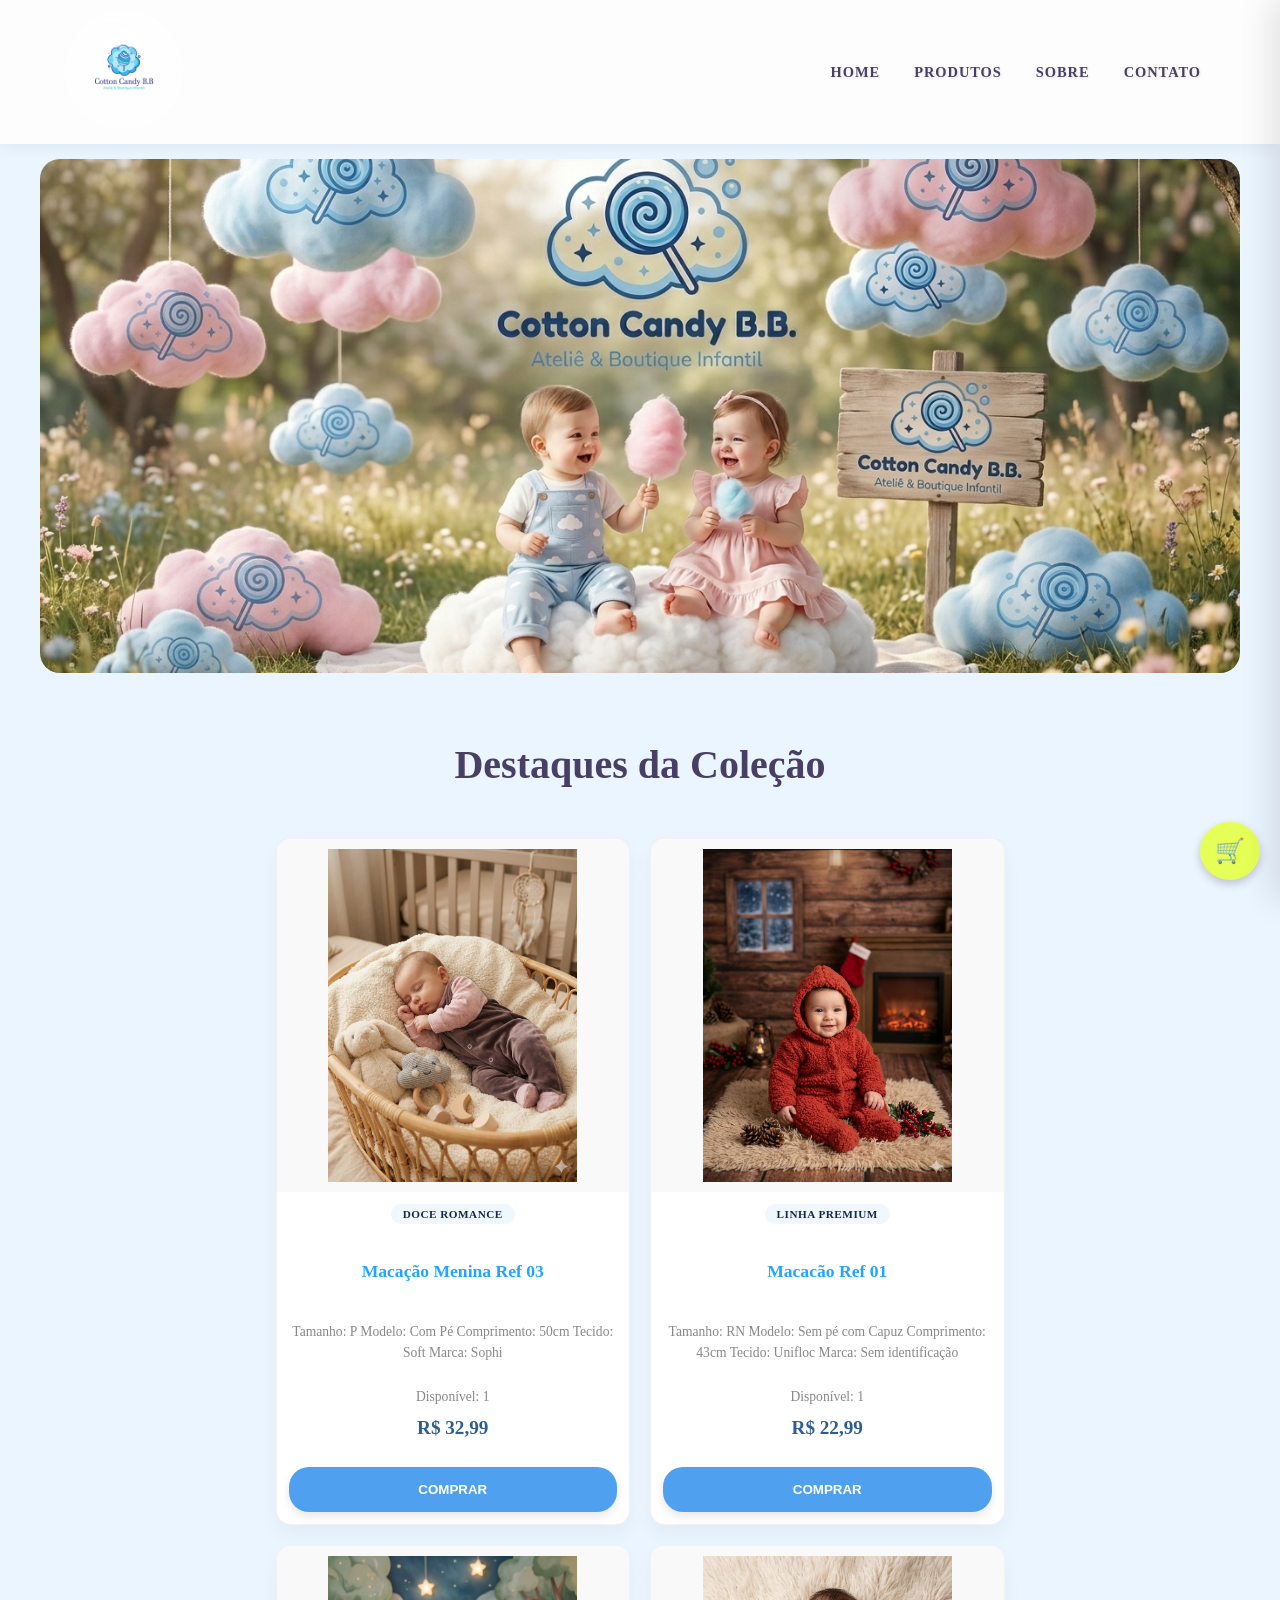
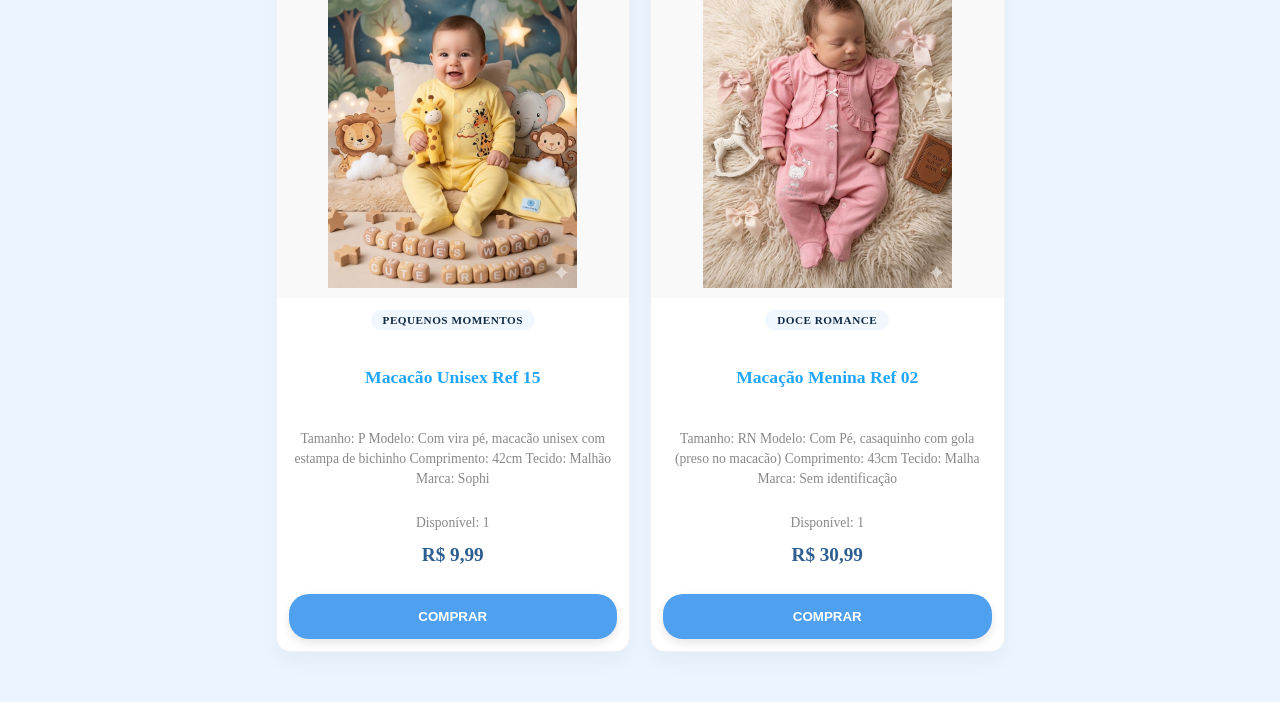
<file: index.html>
<!DOCTYPE html>
<html lang="pt-BR">
<head>
    <meta charset="UTF-8">
    <meta name="viewport" content="width=device-width, initial-scale=1.0">
    <title>Cotton Candy B.B - Home</title>
    <link rel="stylesheet" href="style.css">
</head>
<body class="home-page">

    <header> 
      <div class="logo">
          <img src="img/logo.png" alt="Cotton Candy B.B Logo" class="logo-img">
      </div>
      <!-- Botão para o Menu Mobile -->
      <button id="btn-mobile" aria-label="Abrir Menu" aria-haspopup="true" aria-controls="menu" aria-expanded="false">
          ☰
      </button>
      <nav>
          <ul>
             <li><a href="index.html">Home</a></li>
             <li><a href="produtos.html">Produtos</a></li>
             <li><a href="sobre.html">Sobre</a></li>
             <li><a href="contato.html">Contato</a></li>
                 </ul>
       </nav>
    </header>

    <section class="hero-banner">
        <div class="hero-content">
        </div>
    </section>

    <main>
        <section class="featured-section">
            <h2>Destaques da Coleção</h2>
            <div class="featured-products">    
                <div class="card" data-categoria="doce-romance" data-estoque="1">
                <div class="img-container">
                    <img src="img/macacao-ref03-p.jpeg" class="secondary-img" alt="Macação ref03">
                    <img src="img/baby-ref03.jpeg" class="primary-img" alt="Baby ref03">
                </div>
                <div class="card-info">
                    <span class="categoria-tag">Doce Romance</span>
                    <h2>Macação Menina Ref 03</h2>
                    <p>Tamanho: P
                        Modelo: Com Pé
                        Comprimento: 50cm
                        Tecido: Soft
                        Marca: Sophi</p>
                    <p class="estoque">Disponível: <span>1</span></p>
                    <p class="preco">R$ 32,99</p>
                    <button data-link="https://www.mercadolivre.com.br/up/MLBU3980117710?pdp_filters=item_id:MLB4686057229#origin=share&sid=share&wid=MLB4686057229&action=whatsapp">COMPRAR</button>
                </div>
                </div>
              <div class="card" data-categoria="linha-premium"    data-estoque="1">
                <div class="img-container">
                <img src="img/macacao-ref-01-rn.jpeg" class="secondary-img" alt="macacão ref 01">
                <img src="img/baby-ref01.jpeg" class="primary-img" alt="baby ref 01">
                </div>
                <div class="card-info">
                    <span class="categoria-tag">Linha Premium</span>
                    <h2> Macacão Ref 01</h2>
                    <p> Tamanho: RN
                        Modelo: Sem pé com Capuz
                        Comprimento: 43cm
                        Tecido: Unifloc
                        Marca: Sem identificação</p>
                    <p class="estoque">Disponível: <span>1</span></p>
                    <p class="preco">R$ 22,99</p>
                    <button data-link="https://produto.mercadolivre.com.br/MLB-EXEMPLO1">COMPRAR</button>
                </div>
                </div>
            <div class="card" data-categoria="pequenos-momentos" data-estoque="1">
                <div class="img-container">
                <img src="img/macacao-ref15-p.jpeg" class="secondary-img" alt="Macacao Ref 15">
                <img src="img/baby-ref15.jpeg" class="primary-img" alt="baby-ref15">
                </div>
                <div class="card-info">
                    <span class="categoria-tag">Pequenos Momentos</span>
                    <h2>Macacão Unisex Ref 15</h2>
                    <p>Tamanho: P
                        Modelo: Com vira pé, macacão unisex com estampa de bichinho
                        Comprimento: 42cm
                        Tecido: Malhão
                        Marca: Sophi</p>
                    <p class="estoque">Disponível: <span>1</span></p>
                    <p class="preco">R$ 9,99</p>
                    <button data-link="https://produto.mercadolivre.com.br/MLB-EXEMPLO1">COMPRAR</button>
                </div>
                </div>
                <div class="card" data-categoria="doce-romance" data-estoque="1">
                <div class="img-container">
                    <img src="img/macacao-ref02-rn.jpeg" class="secondary-img" alt="Macação ref02">
                    <img src="img/baby-ref02.jpeg" class="primary-img" alt="Baby ref02">
                </div>
                <div class="card-info">
                    <span class="categoria-tag">Doce Romance</span>
                    <h2>Macação Menina Ref 02</h2>
                    <p>Tamanho: RN
                        Modelo: Com Pé, casaquinho com gola (preso no macacão)
                        Comprimento: 43cm
                        Tecido: Malha
                        Marca: Sem identificação
                    </p>
                    <p class="estoque">Disponível: <span>1</span></p>
                    <p class="preco">R$ 30,99</p>
                    <button data-link="https://www.mercadolivre.com.br/up/MLBU3980102204?pdp_filters=item_id:MLB4686043561#origin=share&sid=share&wid=MLB4686043561&action=whatsapp">COMPRAR</button>
                </div>
                </div>
            </div>
        </section>
    </main>

    <!-- Botão flutuante para abrir o carrinho -->
    <button onclick="toggleCarrinho()" class="btn-carrinho-flutuante">
        🛒
    </button>

    <!-- Estrutura do Carrinho Lateral (O JS precisa disso para funcionar) -->
    <div id="carrinho-lateral">
        <div class="carrinho-header">
            <h2>Seu Carrinho</h2>
            <button onclick="toggleCarrinho()" style="background:none; border:none; font-size:2rem; cursor:pointer; color: #493f64;">&times;</button>
        </div>
        <div id="itens-carrinho">
            <!-- Itens aparecerão aqui via JavaScript -->
        </div>
        <div class="carrinho-footer">
            <h3>Total: <span id="valor-total">R$ 0,00</span></h3>
            <button class="btn-finalizar">Finalizar Compra</button>
        </div>
    </div>

<script src="script.js"></script>
</body>
</html>
</file>
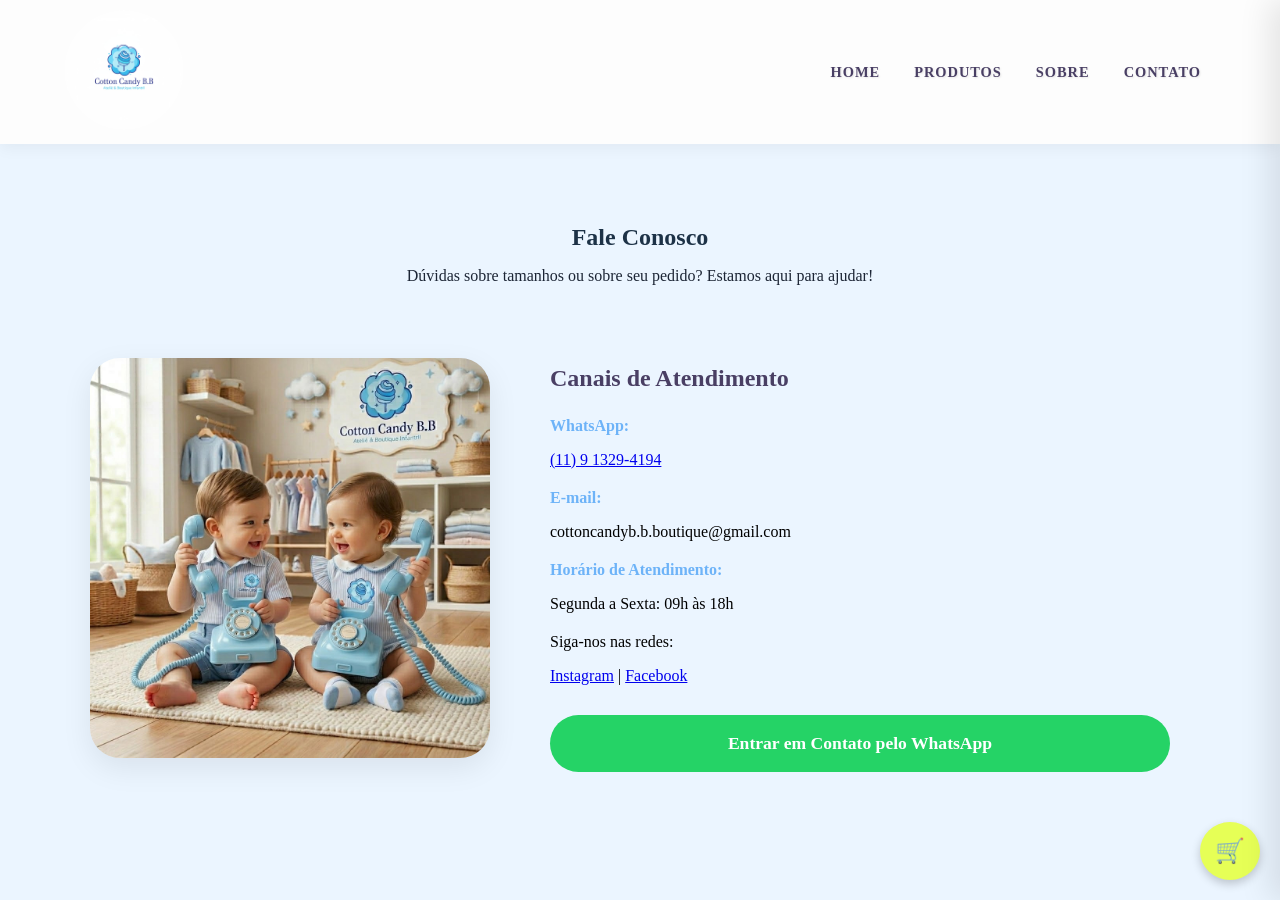
<file: contato.html>
<!DOCTYPE html>
<html lang="pt-BR">
<head>
    <meta charset="UTF-8">
    <meta name="viewport" content="width=device-width, initial-scale=1.0">
    <title>Contato - Cotton Candy B.B</title>
    <link rel="stylesheet" href="style.css">
</head>
<body>
    <header> 
      <div class="logo">
          <img src="img/logo.png" alt="Cotton Candy B.B Logo" class="logo-img">
      </div>
      <!-- Botão para o Menu Mobile -->
      <button id="btn-mobile" aria-label="Abrir Menu" aria-haspopup="true" aria-controls="menu" aria-expanded="false">
          ☰
      </button>
      <nav>
          <ul>
             <li><a href="index.html">Home</a></li>
             <li><a href="produtos.html">Produtos</a></li>
             <li><a href="sobre.html">Sobre</a></li>
             <li><a href="contato.html">Contato</a></li>
          </ul>
       </nav>
    </header>

    <main>
        <section class="contato-secao">
            <div class="container-contato">
                <h1>Fale Conosco</h1>
                <p>Dúvidas sobre tamanhos ou sobre seu pedido? Estamos aqui para ajudar!</p>
                
                <div class="contato-grid">
                    <div class="contato-imagem-wrapper">
                        <img src="img/telefone.jpg" alt="Cotton Candy B.B" class="imagem-quadrada">
                    </div>

                    <div class="contato-lateral-info">
                        <div class="contato-info">
                            <h2>Canais de Atendimento</h2>
                            <div class="info-item">
                                <strong>WhatsApp:</strong>
                                <p><a href="https://wa.me/qr/ASNID7NL7IFOP1" class="whatsapp-link" target="_blank">(11) 9 1329-4194</a></p>
                            </div>
                            <div class="info-item">
                                <strong>E-mail:</strong>
                                <p>cottoncandyb.b.boutique@gmail.com</p>
                            </div>
                            <div class="info-item">
                                <strong>Horário de Atendimento:</strong>
                                <p>Segunda a Sexta: 09h às 18h</p>
                            </div>
                            <div class="redes-sociais">
                                <p>Siga-nos nas redes:</p>
                                <a href="https://www.instagram.com/cotton_candy_brecho_online?utm_source=qr&igsh=NWIycWx0dDRxbDZi">Instagram</a> | <a href="https://www.facebook.com/share/18mieKDDsK/">Facebook</a>
                            </div>
                            <!-- Botão Grande de WhatsApp -->
                            <a href="https://wa.me/qr/ASNID7NL7IFOP1" class="btn-whatsapp-grande" target="_blank">
                                Entrar em Contato pelo WhatsApp
                            </a>
                        </div>
                    </div>
                </div>
            </div>
        </section>
    </main>

    <!-- Botão flutuante para abrir o carrinho -->
    <button onclick="toggleCarrinho()" class="btn-carrinho-flutuante">
        🛒
    </button>

    <!-- Estrutura do Carrinho Lateral -->
    <div id="carrinho-lateral">
        <div class="carrinho-header">
            <h2>Seu Carrinho</h2>
            <button onclick="toggleCarrinho()" style="background:none; border:none; font-size:2rem; cursor:pointer; color: #493f64;">&times;</button>
        </div>
        <div id="itens-carrinho"></div>
        <div class="carrinho-footer">
            <h3>Total: <span id="valor-total">R$ 0,00</span></h3>
            <button class="btn-finalizar">Finalizar Compra</button>
        </div>
    </div>

    <script src="script.js"></script>
</body>
</html>
</file>
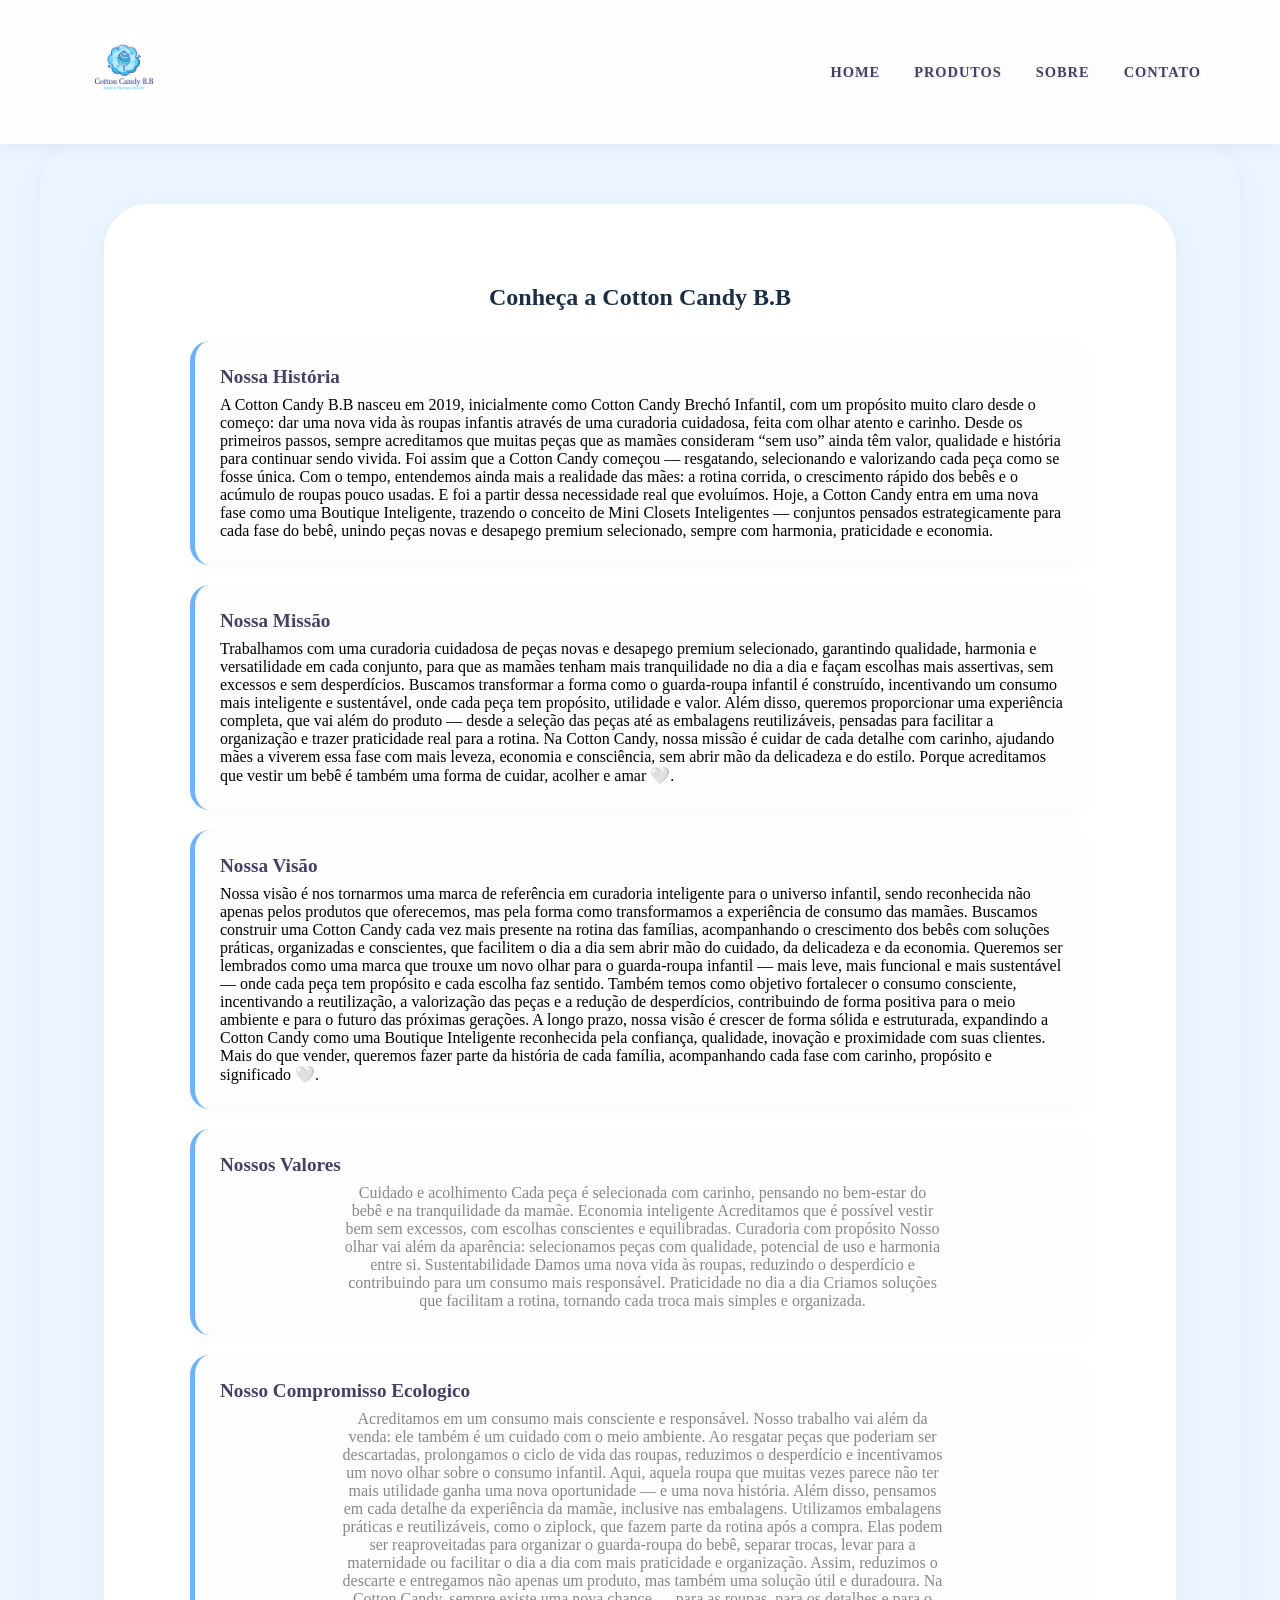
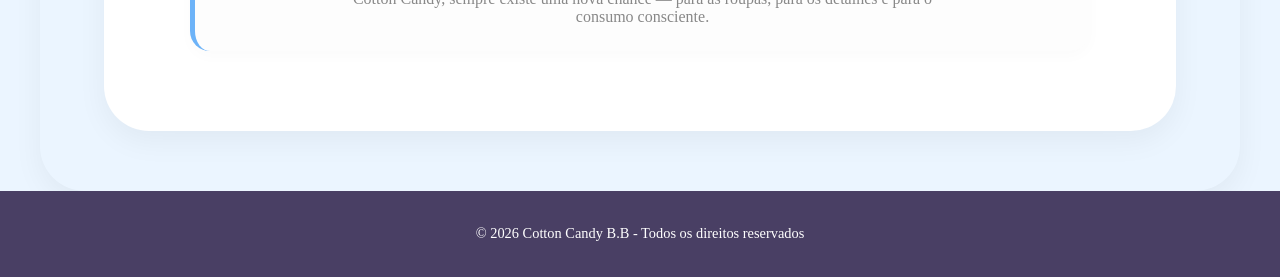
<file: sobre.html>
<!DOCTYPE html>
<html lang="pt-BR">
<head>
    <meta charset="UTF-8">
    <meta name="viewport" content="width=device-width, initial-scale=1.0">
    <title>Sobre Nós - Cotton Candy B.B</title>
    <link rel="stylesheet" href="style.css">
</head>
<body>
    <header> 
      <div class="logo">
          <img src="img/logo.png" alt="Cotton Candy B.B Logo" class="logo-img">
      </div>
      <!-- Botão para o Menu Mobile -->
      <button id="btn-mobile" aria-label="Abrir Menu" aria-haspopup="true" aria-controls="menu" aria-expanded="false">
          ☰
      </button>
      <nav>
          <ul>
             <li><a href="index.html">Home</a></li>
             <li><a href="produtos.html">Produtos</a></li>
             <li><a href="sobre.html">Sobre</a></li>
             <li><a href="contato.html">Contato</a></li>
          </ul>
       </nav>
    </header>

    <main>
        <section class="sobre-nos">
            <div class="container-sobre">
                <h1>Conheça a Cotton Candy B.B</h1>
                <ul class="lista-institucional">
                    <li>
                        <strong>Nossa História</strong>  A Cotton Candy B.B nasceu em 2019, inicialmente como Cotton Candy Brechó Infantil, com um propósito muito claro desde o começo: dar uma nova vida às roupas infantis através de uma curadoria cuidadosa, feita com olhar atento e carinho.

Desde os primeiros passos, sempre acreditamos que muitas peças que as mamães consideram “sem uso” ainda têm valor, qualidade e história para continuar sendo vivida. Foi assim que a Cotton Candy começou — resgatando, selecionando e valorizando cada peça como se fosse única.

Com o tempo, entendemos ainda mais a realidade das mães: a rotina corrida, o crescimento rápido dos bebês e o acúmulo de roupas pouco usadas. E foi a partir dessa necessidade real que evoluímos.

Hoje, a Cotton Candy entra em uma nova fase como uma Boutique Inteligente, trazendo o conceito de Mini Closets Inteligentes — conjuntos pensados estrategicamente para cada fase do bebê, unindo peças novas e desapego premium selecionado, sempre com harmonia, praticidade e economia.</p>
                    </li>
                    <li>
                        <strong>Nossa Missão</strong> Trabalhamos com uma curadoria cuidadosa de peças novas e desapego premium selecionado, garantindo qualidade, harmonia e versatilidade em cada conjunto, para que as mamães tenham mais tranquilidade no dia a dia e façam escolhas mais assertivas, sem excessos e sem desperdícios.

Buscamos transformar a forma como o guarda-roupa infantil é construído, incentivando um consumo mais inteligente e sustentável, onde cada peça tem propósito, utilidade e valor.

Além disso, queremos proporcionar uma experiência completa, que vai além do produto — desde a seleção das peças até as embalagens reutilizáveis, pensadas para facilitar a organização e trazer praticidade real para a rotina.

Na Cotton Candy, nossa missão é cuidar de cada detalhe com carinho, ajudando mães a viverem essa fase com mais leveza, economia e consciência, sem abrir mão da delicadeza e do estilo.

Porque acreditamos que vestir um bebê é também uma forma de cuidar, acolher e amar 🤍.</p>
                    </li>
                    <li>
                        <strong>Nossa Visão</strong> Nossa visão é nos tornarmos uma marca de referência em curadoria inteligente para o universo infantil, sendo reconhecida não apenas pelos produtos que oferecemos, mas pela forma como transformamos a experiência de consumo das mamães.

Buscamos construir uma Cotton Candy cada vez mais presente na rotina das famílias, acompanhando o crescimento dos bebês com soluções práticas, organizadas e conscientes, que facilitem o dia a dia sem abrir mão do cuidado, da delicadeza e da economia.

Queremos ser lembrados como uma marca que trouxe um novo olhar para o guarda-roupa infantil — mais leve, mais funcional e mais sustentável — onde cada peça tem propósito e cada escolha faz sentido.

Também temos como objetivo fortalecer o consumo consciente, incentivando a reutilização, a valorização das peças e a redução de desperdícios, contribuindo de forma positiva para o meio ambiente e para o futuro das próximas gerações.

A longo prazo, nossa visão é crescer de forma sólida e estruturada, expandindo a Cotton Candy como uma Boutique Inteligente reconhecida pela confiança, qualidade, inovação e proximidade com suas clientes.

Mais do que vender, queremos fazer parte da história de cada família, acompanhando cada fase com carinho, propósito e significado 🤍.</p>
                    </li>
                    <li>
                        <strong>Nossos Valores</strong>           <p>Cuidado e acolhimento
Cada peça é selecionada com carinho, pensando no bem-estar do bebê e na tranquilidade da mamãe.

Economia inteligente
Acreditamos que é possível vestir bem sem excessos, com escolhas conscientes e equilibradas.

Curadoria com propósito
Nosso olhar vai além da aparência: selecionamos peças com qualidade, potencial de uso e harmonia entre si.

Sustentabilidade
Damos uma nova vida às roupas, reduzindo o desperdício e contribuindo para um consumo mais responsável.

Praticidade no dia a dia
Criamos soluções que facilitam a rotina, tornando cada troca mais simples e organizada. </p>
                    </li>
                    <li>
                        <strong>Nosso Compromisso Ecologico </strong>
                      <p>Acreditamos em um consumo mais consciente e responsável.

Nosso trabalho vai além da venda: ele também é um cuidado com o meio ambiente. Ao resgatar peças que poderiam ser descartadas, prolongamos o ciclo de vida das roupas, reduzimos o desperdício e incentivamos um novo olhar sobre o consumo infantil.

Aqui, aquela roupa que muitas vezes parece não ter mais utilidade ganha uma nova oportunidade — e uma nova história.

Além disso, pensamos em cada detalhe da experiência da mamãe, inclusive nas embalagens.

Utilizamos embalagens práticas e reutilizáveis, como o ziplock, que fazem parte da rotina após a compra. Elas podem ser reaproveitadas para organizar o guarda-roupa do bebê, separar trocas, levar para a maternidade ou facilitar o dia a dia com mais praticidade e organização.

Assim, reduzimos o descarte e entregamos não apenas um produto, mas também uma solução útil e duradoura.

Na Cotton Candy, sempre existe uma nova chance — para as roupas, para os detalhes e para o consumo consciente.</p>
                    </li>
                </ul>
            </div>
        </section>
    </main>

    <footer>
        <p>&copy; 2026 Cotton Candy B.B - Todos os direitos reservados</p>
    </footer>

    <script src="script.js"></script>
</body>
</html>
</file>
<file: style.css>
/* --- ESTILOS GERAIS --- */
* {
    box-sizing: border-box; /* Garante que preenchimentos não quebrem o tamanho dos elementos */
}

body {
    background-color: #EBF5FF; /* Azul bem clarinho para todo o site */
    margin: 0;
}

.home-page {
    background-color: #ebf5ff;
    min-height: 100vh;
    display: flex;
    flex-direction: column;
    align-items: center;
    position: relative;
}

header {
    background: #fdfdfd; /* Cor mais clara para melhor leitura */
    padding: 10px 5%;
    display: flex;
    flex-direction: row; /* Logo e Menu lado a lado no desktop */
    justify-content: space-between;
    align-items: center;           
    width: 100%;
    box-sizing: border-box;
    box-shadow: 0 4px 15px rgba(0,0,0,0.05);
    transition: all 0.3s ease;
    position: sticky;
    top: 0;
    z-index: 1000;
}

.header-scrolled {
    box-shadow: 0 2px 10px rgba(0,0,0,0.1);
    padding: 8px 5%;
}

/* --- LOGO --- */
.logo-img {
    height: 120px; /* Tamanho ajustado para equilíbrio visual */
    width: 120px;
    border-radius: 50%;
    object-fit: cover;
    transition: transform 0.3s ease;
}

.logo-img:hover {
    transform: scale(1.03);
}

#btn-mobile {
    display: none;
    background: none;
    border: none;
    font-size: 1.5rem;
    cursor: pointer;
    color: #6db3f8;
}

nav ul li a {
    text-decoration: none;
    color: #493f64; /* Cor mais escura para melhor leitura */
    font-weight: bold;
    text-transform: uppercase;
    font-size: 0.9em;
    letter-spacing: 1px;
    transition: color 0.3s ease;
    margin: 0 15px;
    position: relative; 
    display: inline-block;
    cursor: pointer;
    z-index: 1;
    transition: color 0.3s ease;
    text-shadow: 1px 1px 2px rgba(0,0,0,0.1);

}

nav ul li a:hover {
    color: #6db3f8; 
}

nav li {
    display: inline-block;
}

/* --- BARRA DE PESQUISA --- */
.search-container {
    padding: 20px 5% 0 5%;
    max-width: 1200px;
    margin: 0 auto;
    text-align: center;
}

.search-container input {
    width: 100%;
    max-width: 600px;
    padding: 12px 25px;
    border: 2px solid #ccecff;
    border-radius: 50px;
    font-size: 1rem;
    outline: none;
    transition: all 0.3s ease;
    color: #493f64;
    box-shadow: 0 4px 10px rgba(0,0,0,0.02);
}

.search-container input:focus {
    border-color: #6db3f8;
    box-shadow: 0 4px 15px rgba(109, 179, 248, 0.2);
}

/* --- BARRA DE FILTROS / CATEGORIAS --- */
.filter-bar {
    background: #ffffff;
    padding: 10px 5% 20px 5%; /* Removido padding superior (era 20px) */
    border-bottom: 1px solid #c5e5f1;
    overflow-x: auto;
    white-space: nowrap;
    position: sticky;
    top: 140px; /* Ajustado para a altura real do header desktop (Logo 120px + paddings) */
    z-index: 999;
    -webkit-overflow-scrolling: touch; /* Rolagem suave no iOS */
    scrollbar-width: none; /* Esconde barra no Firefox */
}

.filter-bar a {
    text-decoration: none;
    color: #888;
    font-size: 0.85rem;
    font-weight: 600;
    text-transform: uppercase;
    padding: 10px 20px;
    border: 2px solid #f0f0f0;
    border-radius: 50px;
    letter-spacing: 0.5px;
    transition: all 0.3s ease;
    background: #fcfcfc;
}

.filter-bar a:hover, .filter-bar a.active {
    color: #fff;
    background: #6db3f8;
    border-color: #6db3f8;
    box-shadow: 0 4px 10px rgba(109, 179, 248, 0.3);
}

/* --- BANNER HERO PROPORCIONAL --- */
.hero-banner {
    width: 100%;
    max-width: 1200px; 
    margin: 15px auto; 
    aspect-ratio: 21 / 9; /* Proporção ideal para banners modernos */
    
    /* Configurações de Fundo (Cor + Imagem) */
    background-color: #6B8E68; 
    background-image: url('img/banner1.jpg'); /* Sua imagem de banner */
    background-repeat: no-repeat;
    background-position: center center;
    background-size: cover; /* Faz a imagem preencher todo o banner */
    border-radius: 20px; /* Cantos arredondados para um visual moderno */
    

    /* Layout para o conteúdo de texto */
    display: flex;
    flex-direction: column;
    justify-content: center;
    align-items: flex-start;
    text-align: left;
    color: #493f64;
    padding: 60px; /* Mais espaço interno */
}

/* Ajuste sutil no tamanho do título para caber no novo banner */
.hero-content h1 {
    font-size: 2rem; /* Reduzido de 3.5rem para caber na arte menor */
    color: #ffffff; 
    margin-bottom: 5px;
    text-shadow: 2px 2px 10px rgba(0,0,0,0.3);
}

/* --- ANIMAÇÕES DE REVELAÇÃO (Scroll Reveal) --- */
.revelar {
    opacity: 0;
    transform: translateY(30px);
    transition: all 0.8s ease-out;
}

.revelar.visivel {
    opacity: 1;
    transform: translateY(0);
}

/* Opcional: Ajuste para celulares */
@media (max-width: 600px) {
    .hero-content h1 {
        font-size: 1.5rem; /* Título ainda menor em telas pequenas */
    }
}
/* --- CONTAINER DO CARROSSEL --- */
.carrossel {
    width: 100%;
    margin: 0 auto; 
    overflow: hidden;
}

.slider {
    width: 100%;
    overflow: hidden;

}

.slides {
    display: flex;
    width: 300%;
    animation: slide-auto 15s infinite ease-in-out;
    
}

.slide {
    width: 33.33%;
    height: 100%;
    float: left;
    min-height: 150px; /* controla altura do banner */
    flex-shrink: 0;
    display: flex;
    justify-content:flex-start ;
    align-items: center;
    flex-direction: column;
    background-repeat: no-repeat;
    background-position:  center center; /* Alinha a imagem à esquerda e centraliza verticalmente */
    background-size: contain; /* Mantém a imagem inteira visível dentro do espaço */
    background-origin: content-box; /* ADICIONADA: Garante que a imagem comece dentro da borda, não atrás dela */  
}

.slide:nth-child(1) {
    background-color: #926C54; /* Cor para o primeiro banner */
}

.slide:nth-child(2) {
    background-color: #565B26; /* Cor para o segundo banner */
}

.slide:nth-child(3) {
    background-color: #7CA3B4; /* Cor para o terceiro banner */
}
   
/* ANIMAÇÃO */
@keyframes slide-auto {
    0% { transform: translateX(0); }
    30% { transform: translateX(0); }

    33% { transform: translateX(-33.33%); }
    63% { transform: translateX(-33.33%); }

    66% { transform: translateX(-66.66%); }
    96% { transform: translateX(-66.66%); }

    100% { transform: translateX(0); }
} /* coloque mais de um banner */

/* --- SEÇÃO DE DESTAQUES --- */
.featured-section {
    padding: 20px 5%; /* Reduzido de 60px para trazer os produtos para cima */
    background: transparent;            
}
.featured-section h2 {
    text-align: center;
    font-size: 2.5rem;
    color: #493f64;
    margin-bottom: 20px; /* Reduzido o espaço entre o título e os produtos */
}
.featured-products {
    display: grid;
    grid-template-columns: repeat(2, 1fr);
    gap: 20px;
    padding: 30px 5%;
    max-width: 900px;
    margin: 0 auto;
}

/* Estilos Compartilhados para Cards (Destaques e Produtos) */
.card, .product-card {
    background: rgb(255, 255, 255);
    border-radius: 15px; /* Cantos mais retos para um visual "quadrado" */
    box-shadow: 0 10px 20px rgba(0,0,0,0.04);
    overflow: hidden;
    transition: transform 0.3s cubic-bezier(0.175, 0.885, 0.32, 1.275), box-shadow 0.3s ease;
    border: 1px solid rgba(0,0,0,0.05);
    display: flex;
    position: relative;
    flex-direction: column;
    background: #fff;
}

.featured-products .product-card {
    width: 100%;
    max-width: 100%; 
}

.product-info {     
    padding: 15px; 
    text-align: center;
    display: flex;
    flex-direction: column;
    flex: 1;
    justify-content: space-between;
}
.product-info h3 {
    font-size: 1.1rem;
    color: #21a6ff;
    margin-bottom: 12px;
    min-height: 50px;
    display: flex;
    align-items: center;
    justify-content: center;
    font-weight: 700;
    line-height: 1.2;
}
.product-info p {
    font-size: 0.85rem;
    color: #666;
    line-height: 1.5;
    margin-bottom: 10px;
    display: -webkit-box;
    -webkit-line-clamp: 3;
    -webkit-box-orient: vertical;
    overflow: hidden;
    flex-grow: 1;
}       

/* --- PÁGINA DE PRODUTOS --- */
.produtos {
    display: grid;
    grid-template-columns: repeat(4, 1fr); /* Alterado para 4 produtos por linha */
    gap: 25px; /* Espaçamento idêntico ao destaque para consistência */
    padding: 40px 5%;
    max-width: 1200px;
    margin: 0 auto;
}

.card:hover, .product-card:hover {
    transform: translateY(-5px);
    box-shadow: 0 15px 30px rgba(109, 179, 248, 0.12);
    border-color: #6db3f8;
}

.img-container {
    position: relative;
    overflow: hidden;
    width: 100%;
    aspect-ratio: 1 / 1;
    background-color: #f9f9f9;
    border-radius: 4px 4px 0 0;
    cursor: zoom-in;
}

.img-container img {
    width: 100%;
    height: 100%;
    display: block;
    object-fit: contain;
    padding: 10px;
    transition: transform 0.2s ease-out; /* Transição mais rápida para seguir o mouse */
    box-sizing: border-box;
    transform-origin: center; /* Ponto inicial do zoom */
}

/* Suporte para duas imagens - a segunda aparece no hover */
.img-container .secondary-img {
    position: absolute;
    top: 0;
    left: 0;
    width: 100%;
    height: 100%;
    object-fit: contain;
    opacity: 0;
    transition: opacity 0.4s ease;
    padding: 10px;
    box-sizing: border-box;
    background-color: #f9f9f9;
    z-index: 2;
}

.img-container:hover .secondary-img {
    opacity: 1;
}

.img-container:hover img,
.img-container.lupa-ativa img {
    transform: scale(1.6); /* Nível do zoom */
}

/* --- ESTILOS DO MODAL (DETALHES DO PRODUTO) --- */
.modal {
    display: none; 
    position: fixed;
    z-index: 3000;
    left: 0;
    top: 0;
    width: 100%;
    height: 100%;
    background-color: rgba(0,0,0,0.7);
    backdrop-filter: blur(5px);
    justify-content: center;
    align-items: center;
    padding: 20px;
}

.modal-content {
    background: #fff;
    padding: 40px;
    border-radius: 30px;
    max-width: 900px;
    width: 100%;
    max-height: 90vh;
    overflow-y: auto;
    position: relative;
    display: flex;
    flex-wrap: wrap;
    gap: 30px;
    box-shadow: 0 20px 50px rgba(0,0,0,0.2);
}

.modal-close {
    position: absolute;
    top: 20px;
    right: 20px;
    font-size: 2rem;
    cursor: pointer;
    color: #493f64;
    line-height: 1;
}

.modal-left { flex: 1; min-width: 300px; }
.modal-right { flex: 1.2; min-width: 300px; display: flex; flex-direction: column; gap: 15px; }
.modal-img { width: 100%; border-radius: 15px; }

/* Garante que a lupa funcione dentro do modal também */
.modal-left .img-container {
    border-radius: 15px;
}

/* Botões de troca de imagem no Modal */
.modal-thumbnails {
    display: flex;
    justify-content: center;
    gap: 10px;
    margin-top: 15px;
}

.thumb-btn {
    padding: 8px 15px;
    border: 2px solid #ddd;
    background: #fff;
    cursor: pointer;
    border-radius: 20px;
    font-weight: bold;
    color: #493f64;
    font-size: 0.8rem;
    transition: all 0.3s ease;
}

.thumb-btn.active {
    border-color: #2b4d6e;
    background: #294663;
    color: #fff;
}

/* Lente da Lupa (Círculo) */
.img-container::after {
    content: "";
    position: absolute;
    top: var(--mouse-y, 50%);
    left: var(--mouse-x, 50%);
    width: 120px;
    height: 120px;
    border: 2px solid #d0e4f8;
    border-radius: 50%;
    transform: translate(-50%, -50%) scale(0);
    pointer-events: none;
    z-index: 10;
    box-shadow: 0 0 15px rgba(0,0,0,0.1);
    transition: transform 0.2s ease, opacity 0.2s ease;
    opacity: 0;
    background: rgba(255, 255, 255, 0.1);
}

.img-container:hover::after,
.img-container.lupa-ativa::after {
    transform: translate(-50%, -50%) scale(1);
    opacity: 1;
}
.card-info {    
    padding: 12px; /* Menos preenchimento interno nas páginas de produtos */
    text-align: center;
    display: flex;
    flex-direction: column;
    flex: 1;
    justify-content: space-between;
}

.categoria-tag {
    font-size: 0.7rem;
    color: #122c46;
    background: rgba(109, 179, 248, 0.1);
    padding: 4px 12px;
    border-radius: 20px;
    display: inline-block;
    width: fit-content;
    margin: 0 auto 8px auto;
    text-transform: uppercase;
    font-weight: 700;
    letter-spacing: 0.5px;
}

.card-info h2 {
    font-size: 1.1rem;
    color: #21a6ff;
    margin-bottom: 12px;
    min-height: 50px; /* Altura mínima fixa para que os títulos sempre alinhem */
    display: flex;
    align-items: center;
    justify-content: center;
    line-height: 1.2;
}

.card-info p:not(.preco) {
    flex-grow: 1;
    font-size: 0.85rem;
    color: #888;
    margin-bottom: 10px; /* Aproxima a descrição do preço */
    line-height: 1.5;
    text-align: center;
    /* Limita o texto no card para não esticar o layout, o resto aparece no Modal */
    display: -webkit-box;
    -webkit-line-clamp: 3;
    -webkit-box-orient: vertical;
    overflow: hidden;
}

/* Preço em destaque */
.preco {
    font-size: 1.2rem;
    color:#2e5e8f;
    font-weight: 800;
    margin-top: auto;
    display: block;
    text-align: center;
    margin-bottom: 8px;
}

/* Estilo do botão comprar */
.card button, .product-card button {
    background: #50a0f0;
    color: white;
    border: none;
    padding: 15px 30px;
    border-radius: 20px;
    font-weight: 700;
    margin-top: 20px;
    cursor: pointer;
    transition: all 0.3s ease;
    box-shadow: 0 4px 10px rgba(0,0,0,0.1);
}

.card button:hover, .product-card button:hover {
    background: #00fa00;
    transform: scale(1.02);
    box-shadow: 0 6px 15px rgba(109, 179, 248, 0.3);
    color: #fff;
    border-color: #6db3f8;
    text-shadow: 1px 1px 2px rgba(0,0,0,0.1);
    transition: all 0.3s ease;
}

/* --- CARRINHO LATERAL --- */
#carrinho-lateral {
    position: fixed;
    right: -350px;
    top: 0;
    width: 350px;
    max-width: 90vw;
    height: 100%;
    background: #fff;
    padding: 25px; 
    z-index: 2000;
    box-shadow: -10px 0 30px rgba(0,0,0,0.1);
    z-index: 2000;
    transition: 0.4s cubic-bezier(0.77, 0, 0.175, 1);
    display: flex;
    flex-direction: column;
    padding: 0; /* Padding interno movido para os containers filhos */
}

#carrinho-lateral.aberto {
    right: 0;
    transition: 0.4s cubic-bezier(0.77, 0, 0.175, 1);
    box-shadow: -10px 0 30px rgba(0,0,0,0.1);
    overflow-y: auto;
}

#carrinho-lateral::-webkit-scrollbar {
    width: 6px;
}
#carrinho-lateral::-webkit-scrollbar-thumb {
    background-color: #b3e9ff;
    border-radius: 10px;
}
#carrinho-lateral::-webkit-scrollbar-track {
    background-color: #f1f1f1;
    border-radius: 10px;
}

.carrinho-header {
    display: flex;
    justify-content: space-between;
    align-items: center;
    padding: 25px;
    background: #fdfdfd;
    border-bottom: 1px solid #eee;
}

.carrinho-header h2 {
    margin: 0;
    color: #493f64;
    font-size: 1.5rem;
}

#itens-carrinho {
    flex: 1;
    overflow-y: auto;
    padding: 20px;
}

/* Barra de rolagem personalizada */
#itens-carrinho::-webkit-scrollbar {
    width: 6px;
}
#itens-carrinho::-webkit-scrollbar-thumb {
    background-color: #b3e9ff;
    border-radius: 10px;
}
#itens-carrinho::-webkit-scrollbar-track {
    background-color: #f1f1f1;
    border-radius: 10px;
}

.carrinho-footer {
    padding: 25px;
    background: #cee9fc;
    border-top: 1px solid #eee;
}

.btn-finalizar {
    background: #6db3f8;
    color: white;
    border: none;
    padding: 16px;
    border-radius: 50px;
    font-weight: bold;
    width: 100%;
    margin-top: 15px;
    cursor: pointer;
    font-size: 1.1rem;
    transition: all 0.3s ease;
    box-shadow: 0 4px 15px rgba(0,0,0,0.1);
}

.item-carrinho {
    display: flex;
    justify-content: space-between;
    align-items: center;
    padding: 10px 0;
    border-bottom: 1px solid #9fcdf3;
    font-size: 0.9rem;
}

.item-carrinho strong {
    color: #493f64;
    display: block;
    margin-bottom: 4px;
}

.btn-remover {
    background: #beedff;
    color: #312ee0;
    border: none;
    border-radius: 50%;
    width: 30px;
    height: 30px;
    cursor: pointer;
    transition: 0.2s;
    display: flex;
    align-items: center;
    justify-content: center;
    font-size: 1.2rem;
}

.btn-remover:hover {
    background: #ff6b6b;
    color: white;
}

/* --- BOTÃO FLUTUANTE CARRINHO --- */
.btn-carrinho-flutuante {
    position: fixed;
    bottom: 20px;
    right: 20px;
    z-index: 1001;
    padding: 15px;
    border-radius: 50%;
    background: #e6ff56;
    color: white;
    border: none;
    cursor: pointer;
    box-shadow: 0 4px 10px rgba(0,0,0,0.2);
    font-size: 1.5rem;
    transition: transform 0.3s ease;
}

.btn-carrinho-flutuante:hover {
    transform: scale(1.1);
}

.carrinho-footer {
    padding: 25px;
    background: #fdfdfd;
    border-top: 1px solid #eee;
}

.btn-finalizar {
    background: #50a0f0;
    color: white;
    border: none;
    padding: 16px;
    border-radius: 50px;
    font-weight: bold;
    width: 100%;
    margin-top: 15px;
    cursor: pointer;
    font-size: 1.1rem;
    transition: all 0.3s ease;
    box-shadow: 0 4px 15px rgba(0,0,0,0.1);
    text-transform: uppercase;
    letter-spacing: 1px;
}

.btn-finalizar:hover {
    background: #11f337;
    transform: translateY(-3px);
    box-shadow: 0 8px 25px rgba(109, 179, 248, 0.4);
}

.btn-finalizar:active {
    transform: translateY(-1px);
}

.carrinho-footer h3 {
    display: flex;
    justify-content: space-between;
    color: #493f64;
    margin-bottom: 20px;
}

footer {
    background: #493f64;
    color: white;
    text-align: center;
    padding: 20px 5%;
    font-size: 0.9em;
}


/* --- ESTILOS DA PÁGINA SOBRE --- */
.sobre-nos {
    padding: 60px 5%;
    background: transparent; /* Permite que o azul do fundo apareça */
    text-align: center;
    border-radius: 45px;
    box-shadow: 0 10px 30px rgba(0,0,0,0.05);
    max-width: 1200px;
    margin: 0 auto;
}

.sobre-nos h1 {
    color: #1a2f44;
    margin-bottom: 30px;
    text-align: center;
}

.sobre-nos p {
    color: #888;
    margin-bottom: 30px;
    text-align: center;
    max-width: 600px;
    margin: 0 auto;
}   

.sobre-nos p {
    color: #888;
    margin-bottom: 30px;
    text-align: center;
    max-width: 600px;
    margin: 0 auto;
}       

.container-sobre {
    padding: 60px 5%;
    background: #ffffff;
    text-align: center;
    border-radius: 45px;
    box-shadow: 0 10px 30px rgba(0,0,0,0.05);
}

.container-sobre h1 {
    color: #1a2f44;
    margin-bottom: 30px;
}

.lista-institucional {
    list-style: none;
    padding: 0;
    max-width: 900px;
    margin: 0 auto;
    text-align: left;
}

.lista-institucional li {
    background: #fdfdfd;
    margin-bottom: 20px;
    padding: 25px;
    border-radius: 20px;
    box-shadow: 0 5px 15px rgba(0,0,0,0.02);
    border-left: 5px solid #6db3f8;
}

.lista-institucional strong {
    display: block;
    color: #493f64;
    font-size: 1.2rem;
    margin-bottom: 8px;
}

/* --- ESTILOS DA PÁGINA DE CONTATO --- */
.contato-secao {
    padding: 60px 5%;
    background: transparent; /* Permite que o azul do fundo apareça */
    text-align: center;
}

.container-contato h1 {
    color: #1d3247;
    margin-bottom: 10px;
}

.container-contato > p {
    color: #1c2535;
    margin-bottom: 40px;
}

.contato-grid {
    display: flex;
    flex-wrap: wrap;
    gap: 40px;
    justify-content: center;
    align-items: center;
    max-width: 1100px;
    margin: 40px auto;
}

.contato-imagem-wrapper {
    flex: 1;
    min-width: 280px;
    max-width: 400px;
    border-radius: 30px;
    overflow: hidden;
    box-shadow: 0 10px 30px rgba(0,0,0,0.08);
}

.contato-lateral-info {
    flex: 1.2;
    display: flex;
    flex-direction: column;
    gap: 20px;
    min-width: 320px;
}

.imagem-quadrada {
    width: 100%;
    height: auto;
    aspect-ratio: 1 / 1;
    object-fit: cover;
    display: block;
}

.contato-info, .contato-form {
    padding: 20px;
    text-align: left;
}

.btn-whatsapp-grande {
    display: block;
    background: #25d366; /* Verde oficial do WhatsApp */
    color: white;
    text-decoration: none;
    padding: 18px 25px;
    border-radius: 50px;
    font-weight: bold;
    text-align: center;
    margin-top: 30px;
    transition: all 0.3s ease;
    font-size: 1.1rem;
}

.btn-whatsapp-grande:hover {
    background: #128c7e;
    transform: translateY(-3px);
    box-shadow: 0 10px 20px rgba(37, 211, 102, 0.2);
}

.contato-info h2, .contato-form h2 {
    color: #493f64;
    margin-bottom: 25px;
    font-size: 1.5rem;
}

.info-item {
    margin-bottom: 20px;
}

.info-item strong {
    color: #6db3f8;
    display: block;
    margin-bottom: 5px;
}

.form-group {
    margin-bottom: 20px;
}

.form-group label {
    display: block;
    margin-bottom: 8px;
    color: #493f64;
    font-weight: 600;
    font-size: 0.9rem;
}

.form-group input, .form-group textarea {
    width: 100%;
    padding: 12px 15px;
    border: 2px solid #f0f0f0;
    border-radius: 15px;
    font-family: inherit;
    transition: border-color 0.3s;
    box-sizing: border-box;
}

.form-group input:focus, .form-group textarea:focus {
    border-color: #6db3f8;
    outline: none;
}

.btn-enviar {
    background: #142536;
    color: white;
    border: none;
    padding: 15px 30px;
    border-radius: 50px;
    font-weight: bold;
    cursor: pointer;
    width: 100%;
    transition: 0.3s;
}

.btn-enviar:hover {
    background: #493f64;
    transform: translateY(-2px);
}

/* --- CONFIGURAÇÃO PARA CELULARES (Telas até 768px) --- */
@media (max-width: 768px) {
    header {
        padding: 8px 5%;
        position: sticky;
        top: 0;
        z-index: 1000;
        background: #fff;
        box-shadow: 0 4px 10px rgba(0,0,0,0.05);
    }

    .logo-img {
        height: 70px;
        width: 70px;
    }

    #btn-mobile {
        display: block !important;
        font-size: 2rem;
        z-index: 1001;
    }

    header nav {
        display: none; /* Esconde o menu por padrão */
        position: fixed;
        top: 100%;
        left: 0;
        width: 100%;
        background: #ffffff;
        box-shadow: 0 4px 10px rgba(0,0,0,0.05);
        padding: 20px 0;
        height: calc(100vh - 86px);
        top: 86px;
        z-index: 1000;
    }

    header nav.active {
        display: block; /* Mostra o menu quando ativo */
    }

    header nav ul {
        display: flex;
        flex-direction: column;
        align-items: center;
        gap: 20px;
    }

    header nav ul li {
        display: block;
        width: 100%;
        text-align: center;
    }

    .hero-banner {
        height: 300px; /* Altura fixa costuma funcionar melhor para banners mobile */
        max-width: 100%;
        padding: 0; /* Remove padding para a imagem encostar nas bordas se necessário */
        background-size: cover; /* 'cover' preenche o espaço; mudaremos a origem para não cortar */
        background-position: center center; /* Centraliza a imagem de fundo */
        background-origin: border-box; /* Garante que a imagem use todo o espaço disponível */
    }

    .hero-content h1 {
        font-size: 1.8rem; /* Título mais equilibrado para telas estreitas */
    }

    .featured-section h2 {
        font-size: 1.8rem;
        margin-bottom: 25px;
        padding: 0 10px;
    }

    .featured-products {
        display: grid !important;
        grid-template-columns: repeat(2, 1fr) !important;
        gap: 12px;
        padding: 20px 10px;
    }

    .featured-products .product-card {
        width: 100% !important;
        max-width: 100% !important;
    }

    .product-info {
        padding: 12px;
    }

    .hero-content p {
        font-size: 1.1rem;
    }

    .filter-bar {
        top: 86px; 
        padding: 5px 5% 5px 0%; /* Ajusta o padding para o mobile */
        padding: 5px 5% 5px 5%; /* Removido padding superior no mobile (era 15px) */
        background: #fff;
        box-shadow: 0 2px 8px rgba(0,0,0,0.06);
    }

    .filter-bar ul {
        justify-content: flex-start;
        padding: 0 20px 5px 20px;
        gap: 8px;
        width: max-content; /* Permite que o flex expanda para o scroll */
    }

    .filter-bar a {
        padding: 10px 18px;
        font-size: 0.75rem;
        white-space: nowrap;
    }

    .produtos {
        grid-template-columns: repeat(2, 1fr); /* Agora exibe 2 produtos por linha */
        padding: 15px 10px;
        gap: 12px;
    }

    /* Deixa o Modal de detalhes mais compacto no mobile */
    .modal-content {
        padding: 25px 15px;
        gap: 15px;
        border-radius: 20px;
        width: 90%; /* Define uma largura menor que a tela para centralizar visualmente */
        max-height: 80vh;
        overflow-y: auto;
        text-align: center; /* Centraliza os textos */
    }

    .modal-left, .modal-right {
        min-width: 100%;
    }

    .modal-right h2 {
        font-size: 1.3rem;
    }

    .modal-right {
        align-items: center; /* Centraliza o botão e outros elementos flexíveis */
        text-align: center;
    }

    .card:hover, .product-card:hover {
        transform: translateY(-5px);
        box-shadow: 0 15px 30px rgba(109, 179, 248, 0.12);
        border-color: #6db3f8;
    }       

    /* Ajustes específicos para o card em mobile */
    .card img, .product-card img {
        height: auto;
        aspect-ratio: 1 / 1;
        object-fit: contain; /* Garante que a imagem não seja cortada */
        border-radius: 4px 4px 0 0;
        transition: transform 0.3s ease;
        cursor: pointer;
        width: 100%;
    }

    .card-info {
        padding: 10px; /* Reduz o espaço interno para caber melhor em 2 colunas */
    }

    .categoria-tag {
        font-size: 0.6rem;
        padding: 2px 8px;
    }

    .card-info h2 {
        font-size: 0.85rem; /* Título menor para os cards menores */
        min-height: auto; /* Remove min-height para evitar espaços vazios desnecessários */
    }

    .card-info p:not(.preco) {
        font-size: 0.75rem; /* Letras menores na descrição */
        margin-bottom: 10px;
    }

    .preco {
        font-size: 1rem;
    }

    .card button, .product-card button {
        background-color: #50a0f0; 
        padding: 15px 15px; /* Botão mais baixo */
        margin-top: 10px;
        font-size: 0.8rem;
        width: 100%; /* Botão ocupa a largura total para facilitar o toque */
    }

  /* Faz o botão ficar grande e verde ao tocar/passar o mouse */
.card button:hover, .product-card button:hover {
    background-color: #2ecc71; /* Verde */
    transform: scale(1.1);    /* Aumenta o tamanho em 10% */
    box-shadow: 0 4px 8px rgba(0,0,0,0.2); /* Adiciona uma sombra para destacar */
    color: #fff;              /* Cor do texto branca */
    border-color: #27ae60;    /* Borda verde mais escura */
    
    /* Adiciona suavidade na transição (opcional, mas recomendado) */
    transition: all 0.3s ease; 
}
  

    /* Carrossel */
    .slides {
        grid-template-columns: 1fr;
        gap: 0;
        overflow: hidden;
        width: 100%;
        height: 50px;
    }

    .slide, .slide img, .slider, .carrossel {
        width: 100%;
        height: 173px;
        object-fit: cover;
        overflow: hidden;
        transition: all 0.4s cubic-bezier(0.175, 0.885, 0.32, 1.275);
    }

    .slide img {
        width: 100%;
        height: 100%;
        object-fit: cover;
        transition: transform 0.5s ease;
    }

    .slide:hover img {
        transform: scale(1.05);
    }

    .slides {
        height: 170px;
        width: 300%;
        animation: slide-auto 15s infinite ease-in-out;
        overflow: hidden;
    }

    .slide {
        width: 33.3333%;
        height: 85%;
        height: 100%; /* Ajustado de 85% para 100% para eliminar o vão inferior */
        display: flex;
        justify-content: center;
        align-items: center;
        flex-direction: column;
        flex-shrink: 0; 
        overflow: hidden;
        transition: all 0.4s cubic-bezier(0.175, 0.885, 0.32, 1.275);
    }

    .slide img {
        width: 100%;
        height: 100%;
        object-fit: contain;
        transition: transform 0.5s ease;
    }

    .slide:hover img {
        transform: scale(1.05);
    }
    .contato-grid {
        flex-direction: column;
        gap: 20px;
    }

    .contato-imagem-wrapper {
        max-width: 100%;
    }

    .featured-section {
        padding: 30px 5%;
    }

    .produtos {
        padding: 20px 10px;
        gap: 20px;
    }

    .sobre-nos {
        padding: 40px 5%;
    }

    .container-sobre h1 {
        font-size: 2rem;
    }

    .lista-institucional li {
        padding: 20px;
        margin-bottom: 15px;
    }

    .lista-institucional strong {
        font-size: 1.1rem;
    }

    .btn-carrinho-flutuante {
        position: fixed;
        bottom: 30px; /* Mais longe da borda para não ser cortado por telas curvas */
        right: 30px;
        padding: 15px;
        font-size: 1.5rem;
        z-index: 2100; /* Garante que fique acima de tudo */
        background: #e6ff57;
        border-radius: 50%;
        border: none;
        box-shadow: 0 4px 15px rgba(0,0,0,0.3);
    }
}

/* --- CONFIGURAÇÃO PARA TABLETS (Entre 769px e 1024px) --- */
@media (min-width: 769px) and (max-width: 1024px) {
    .produtos, .featured-products {
        gap: 20px;
    }
    .produtos { /* Aplica grid de 2 colunas apenas para a página de produtos */
        grid-template-columns: repeat(2, 1fr) !important;
    }
    .featured-products { /* Garante que featured-products continue com flexbox para rolagem */
    }

    .card, .product-card {
        width: 100% !important; /* O grid controla a largura, não o width fixo */
    }

    .hero-content h1 {
        font-size: 2.8rem;
    }
}
</file>
